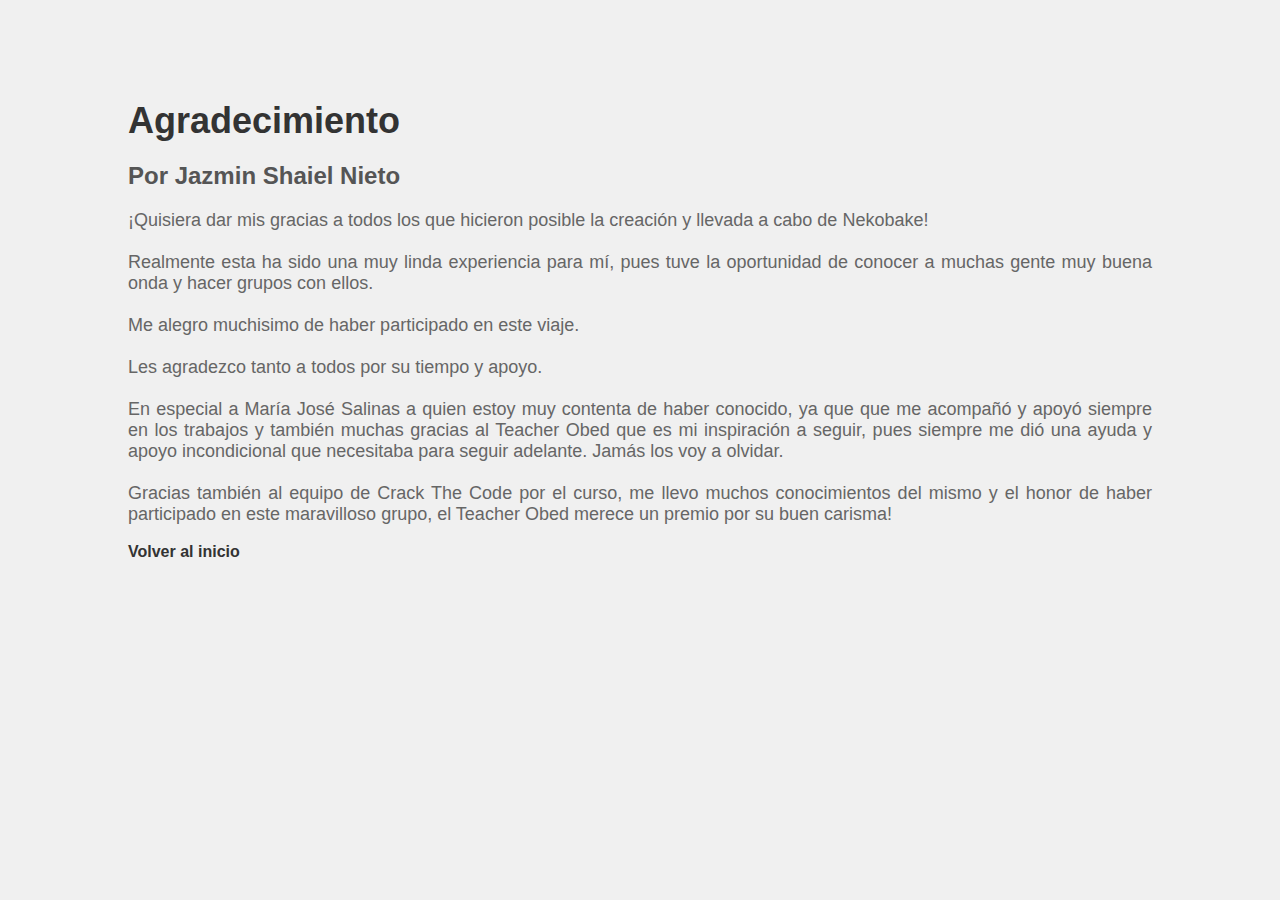
<file: agradecimientos.html>
<!DOCTYPE html>
<html lang="es">
<head>
    <meta charset="UTF-8">
    <meta name="viewport" content="width=device-width, initial-scale=1.0">
    <title>Agradecimiento</title>
    <link rel="stylesheet" href="agradecimientos.css">
    <link rel="shortcut icon" href="./img/favicon.ico" type="image/x-icon">
</head>
<body>
    <div class="container">
        <h1>Agradecimiento</h1>
        <h2>Por Jazmin Shaiel Nieto</h2>
        <p>
            ¡Quisiera dar mis gracias a todos los que hicieron posible la creación y llevada a cabo de Nekobake!
            <br>
            <br>
            Realmente esta ha sido una muy linda experiencia para mí, pues tuve la oportunidad de conocer a muchas gente muy buena onda y hacer grupos con ellos.
            <br>
            <br>
            Me alegro muchisimo de haber participado en este viaje.
            <br>
            <br>
            Les agradezco tanto a todos por su tiempo y apoyo.
            <br>
            <br>
            En especial a María José Salinas a quien estoy muy contenta de haber conocido, ya que que me acompañó y apoyó siempre en los trabajos y también muchas gracias al Teacher Obed que es mi inspiración a seguir, pues siempre me dió una ayuda y apoyo incondicional que necesitaba para seguir adelante. 
            Jamás los voy a olvidar.
            <br>
            <br>
            Gracias también al equipo de Crack The Code por el curso, me llevo muchos conocimientos del mismo y el honor de haber participado en este maravilloso grupo, el Teacher Obed merece un premio por su buen carisma!
        </p>
        <strong><a href="nekobake.html">Volver al inicio</a></strong>
    </div>
</body>
</html>
</file>
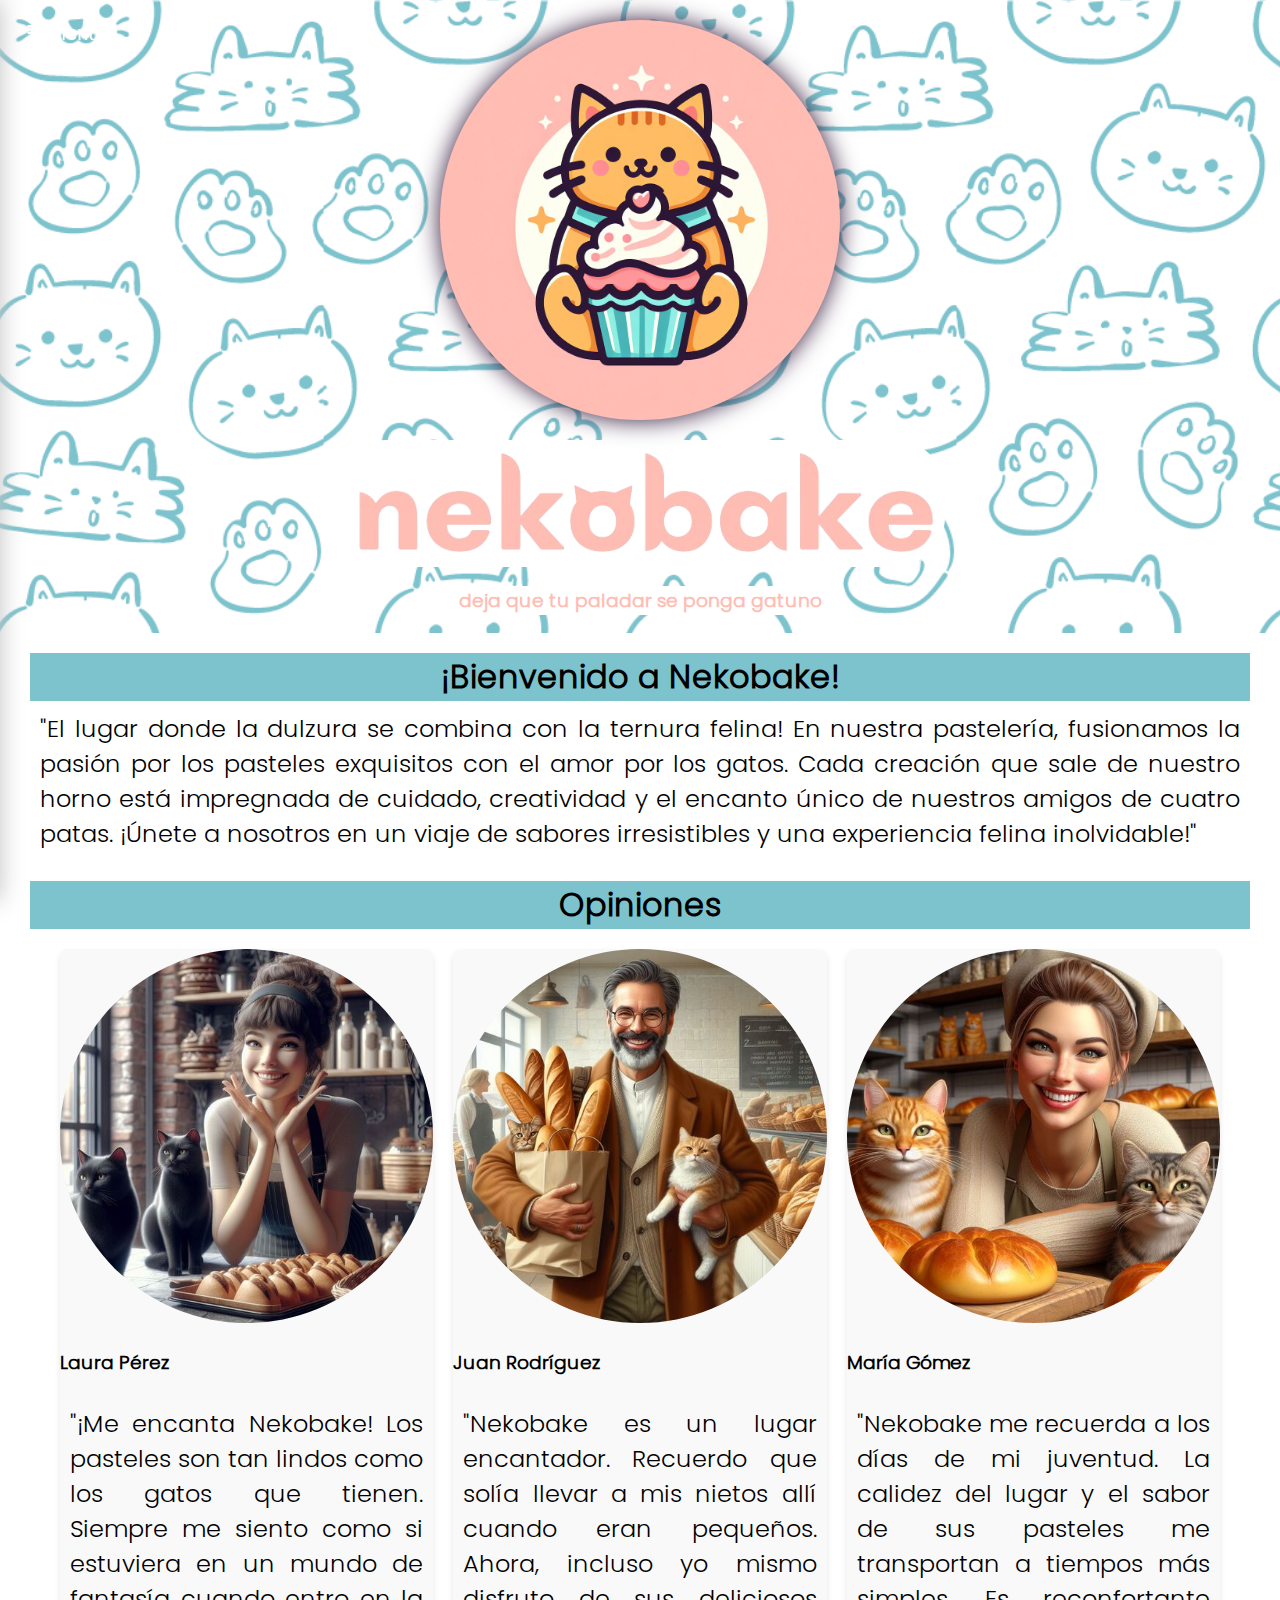
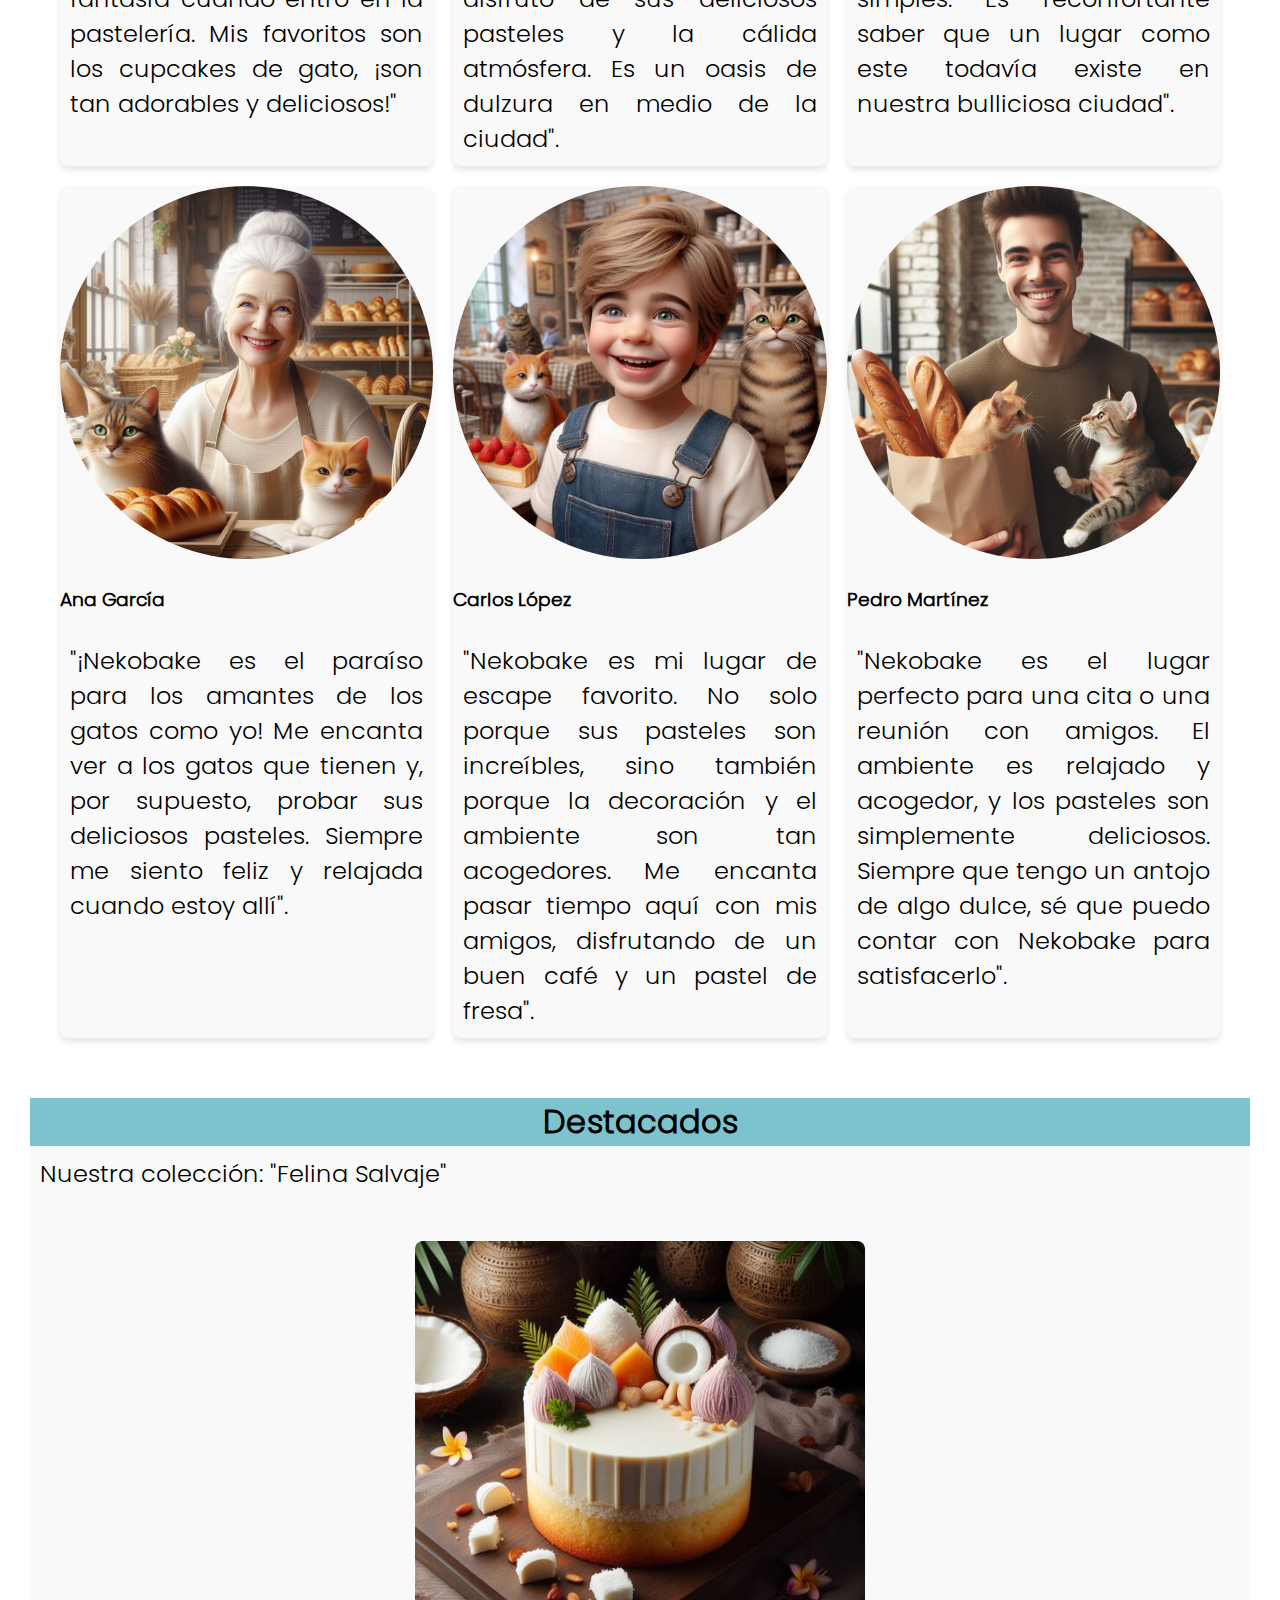
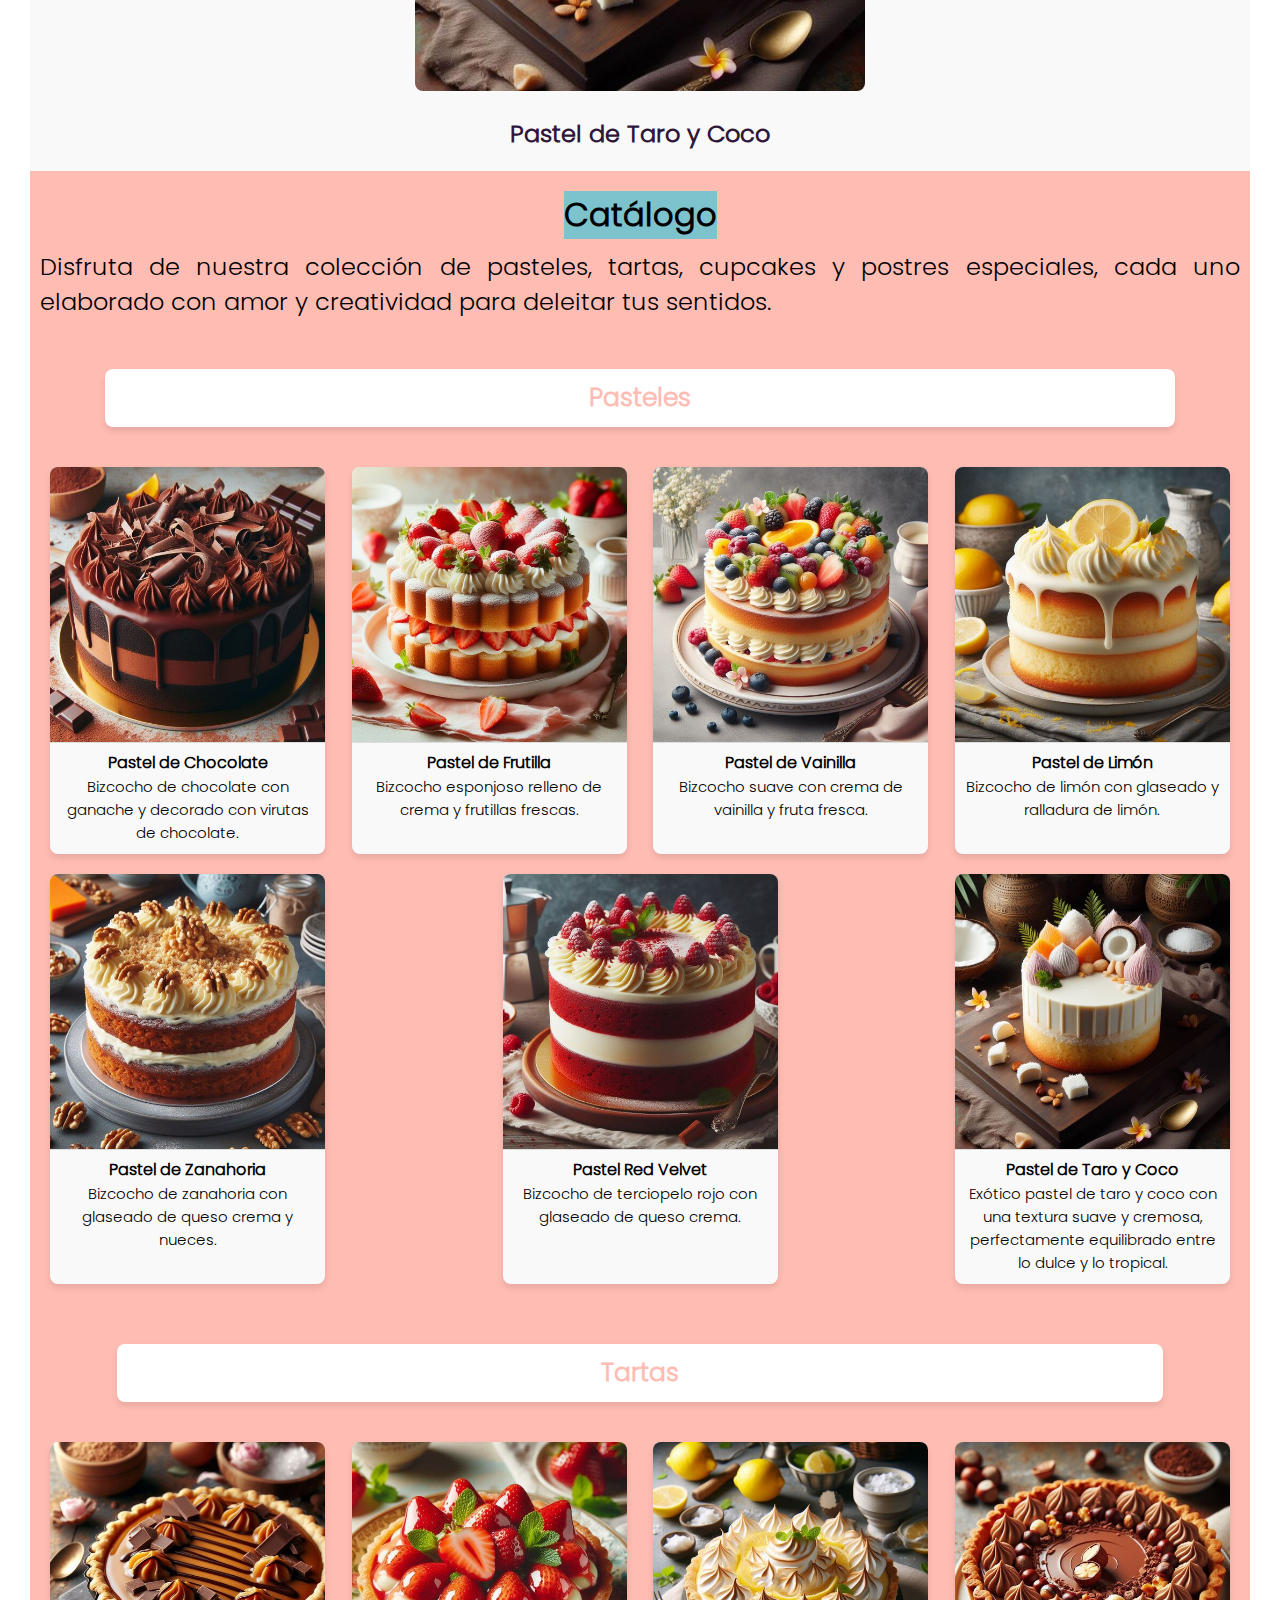
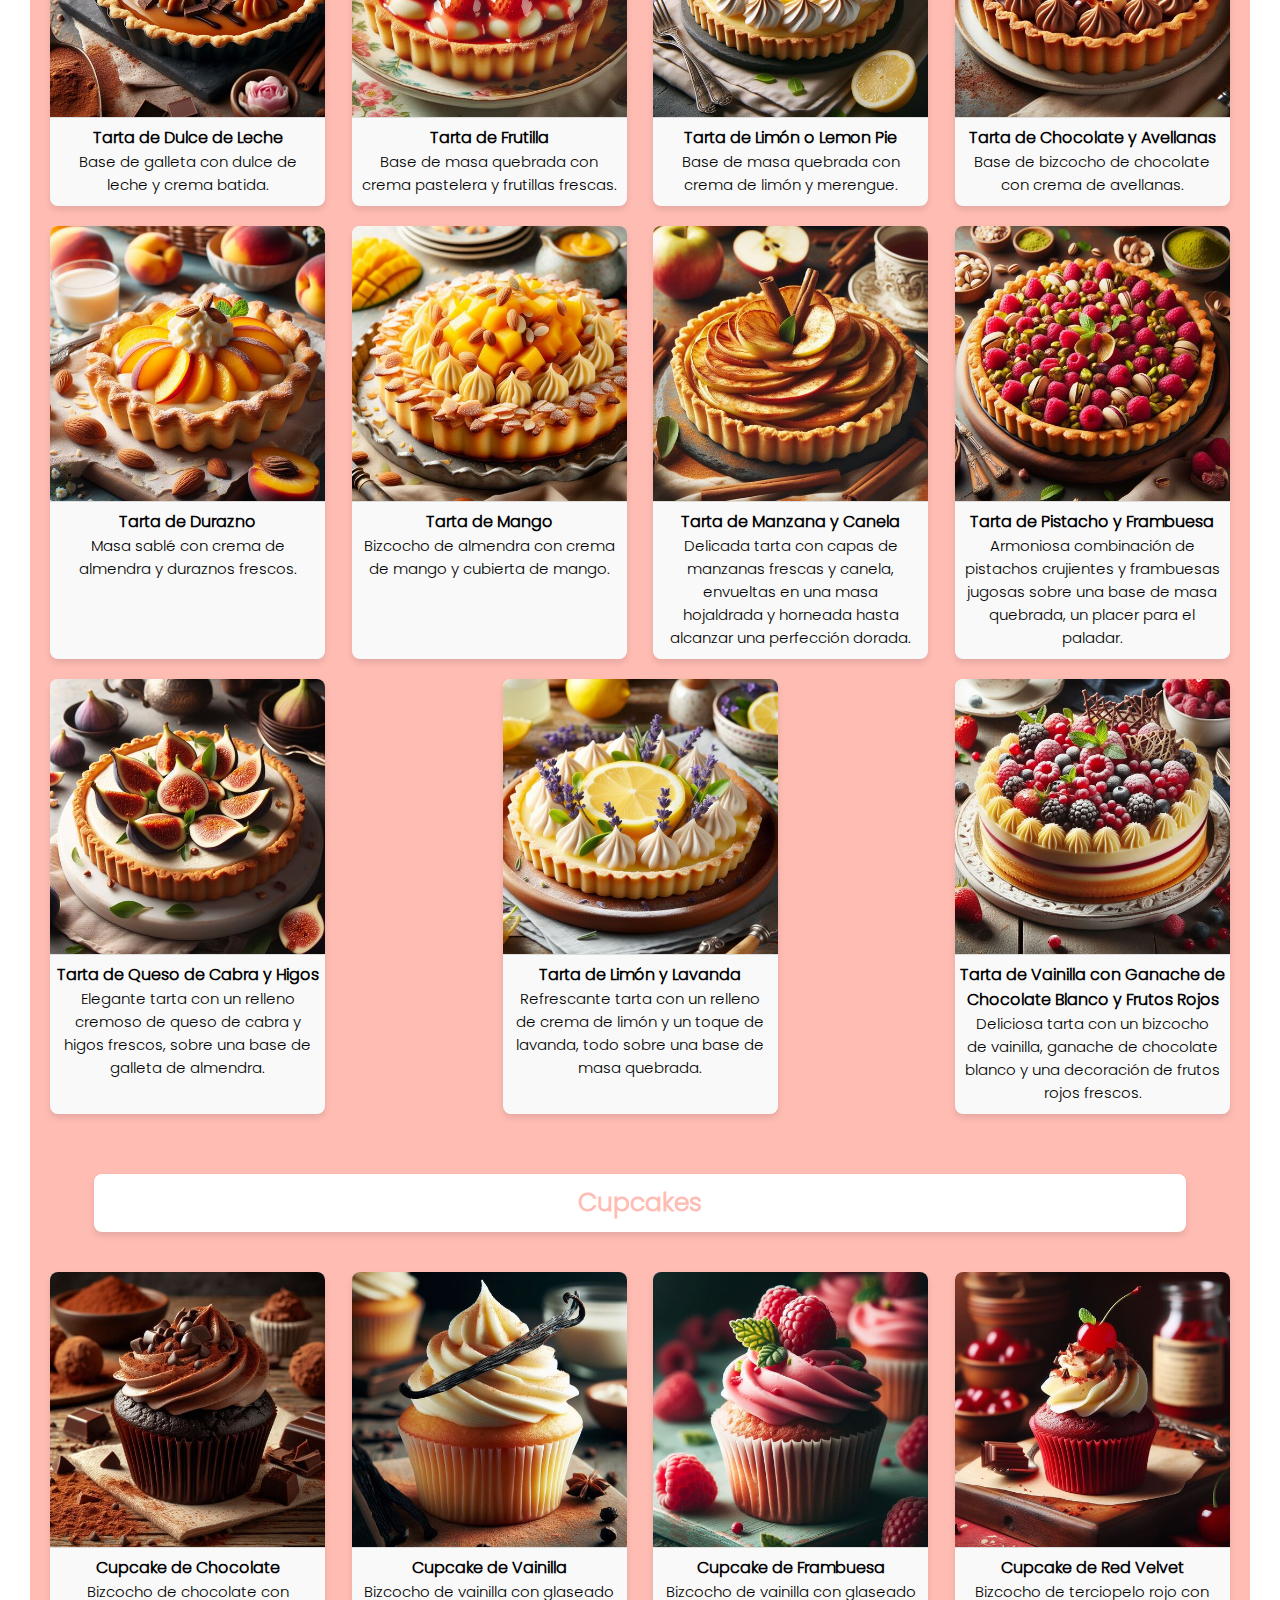
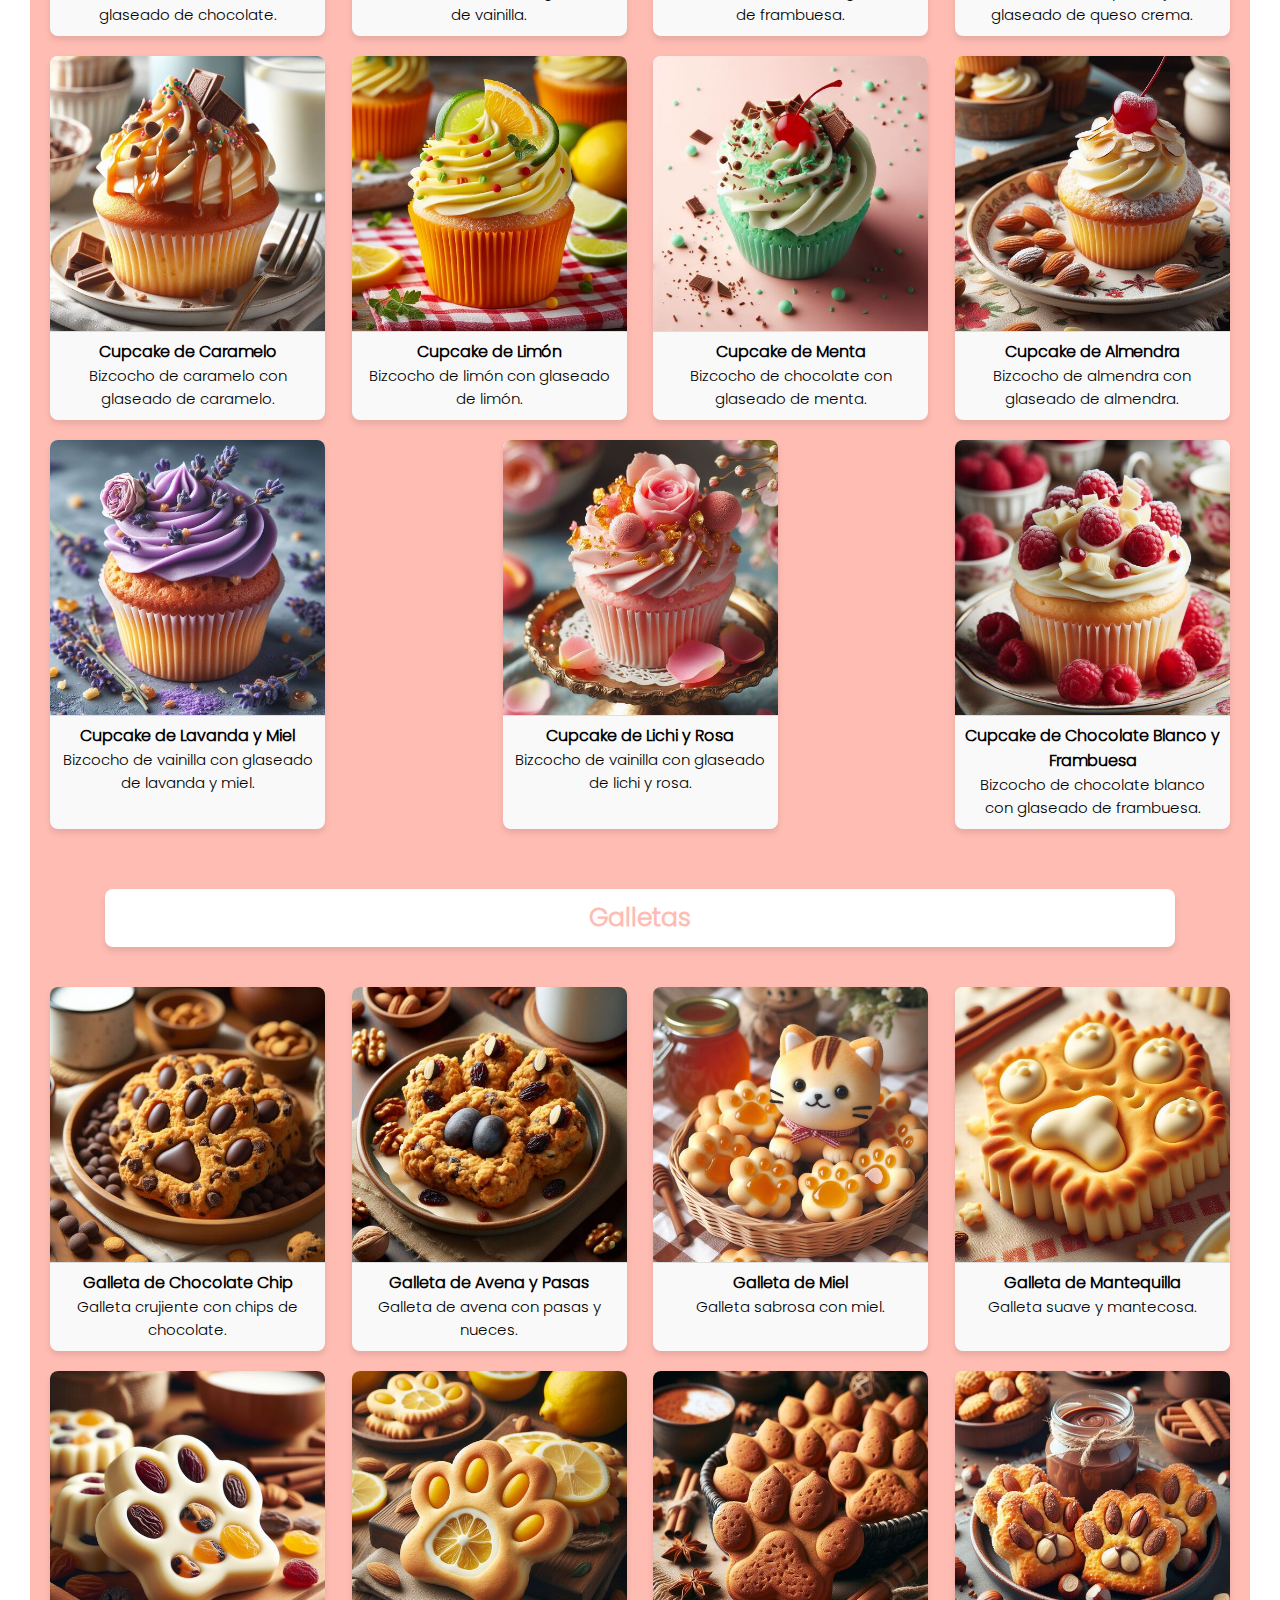
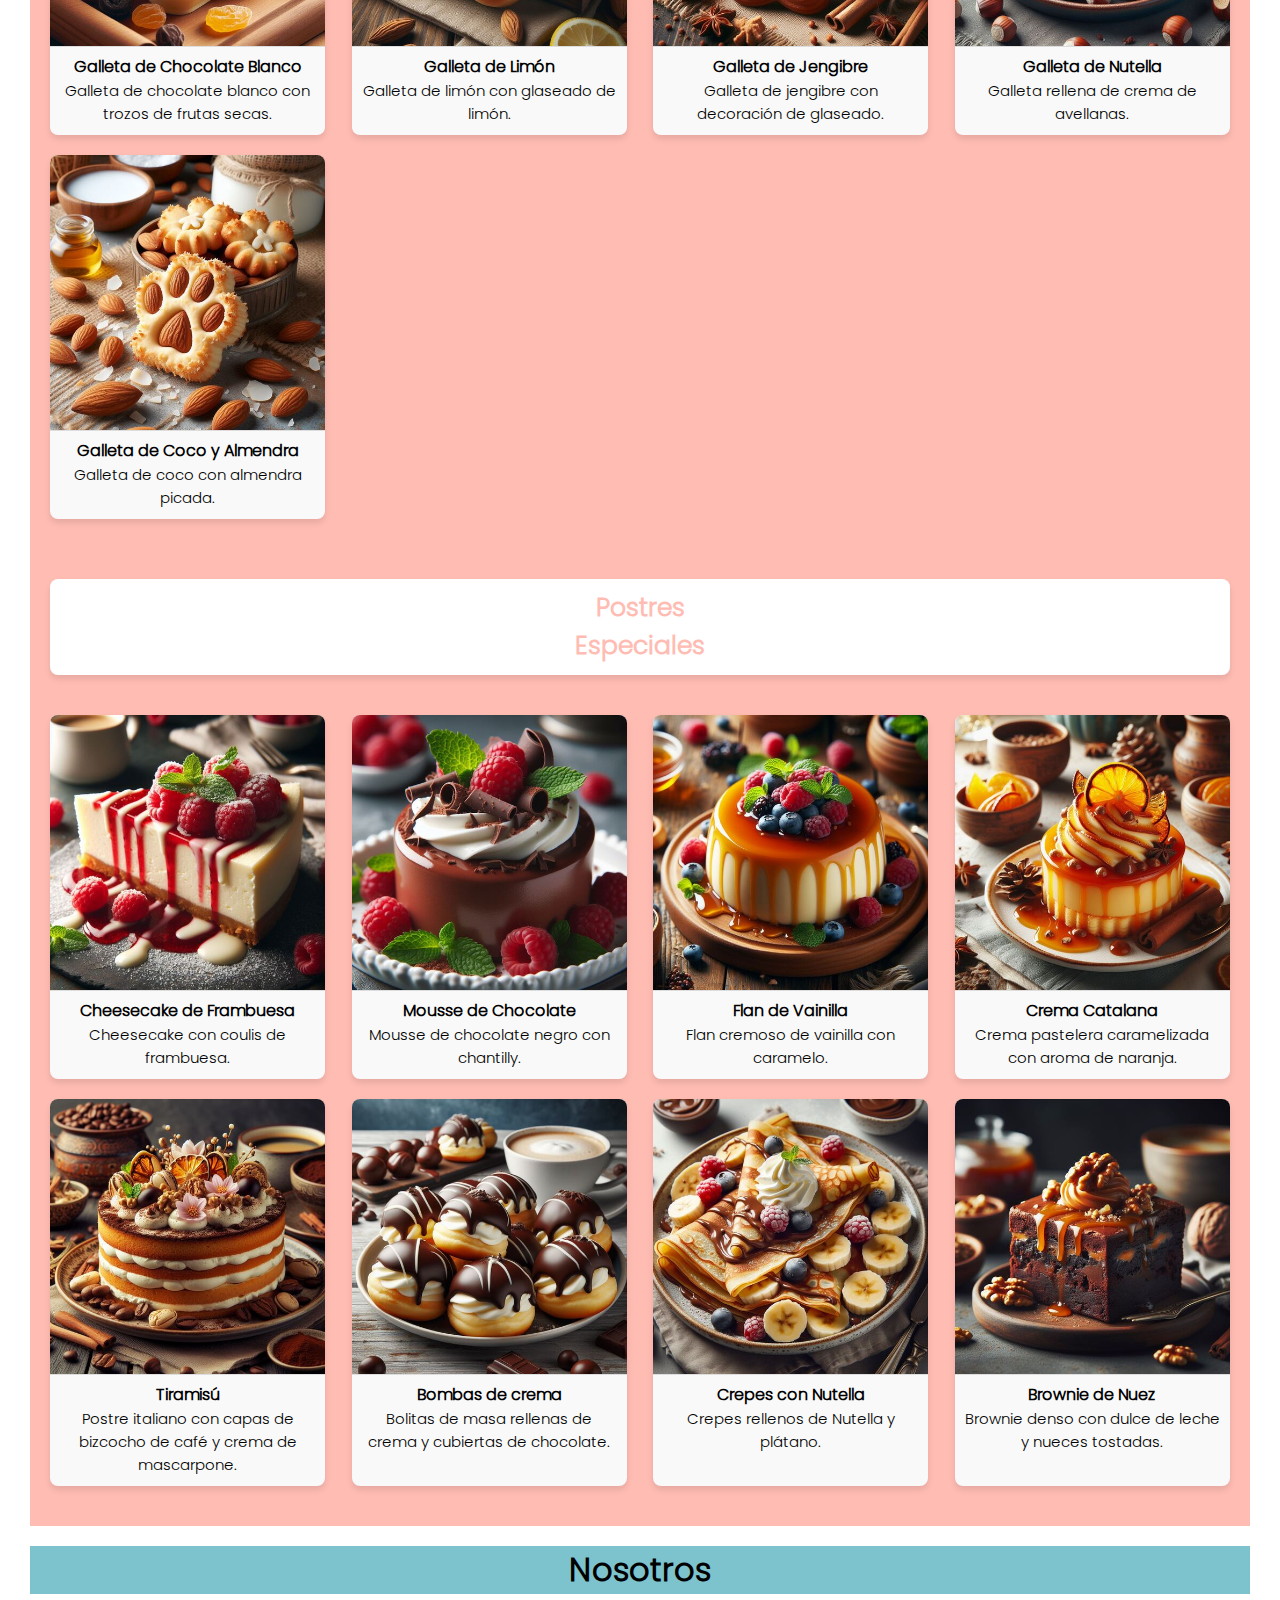
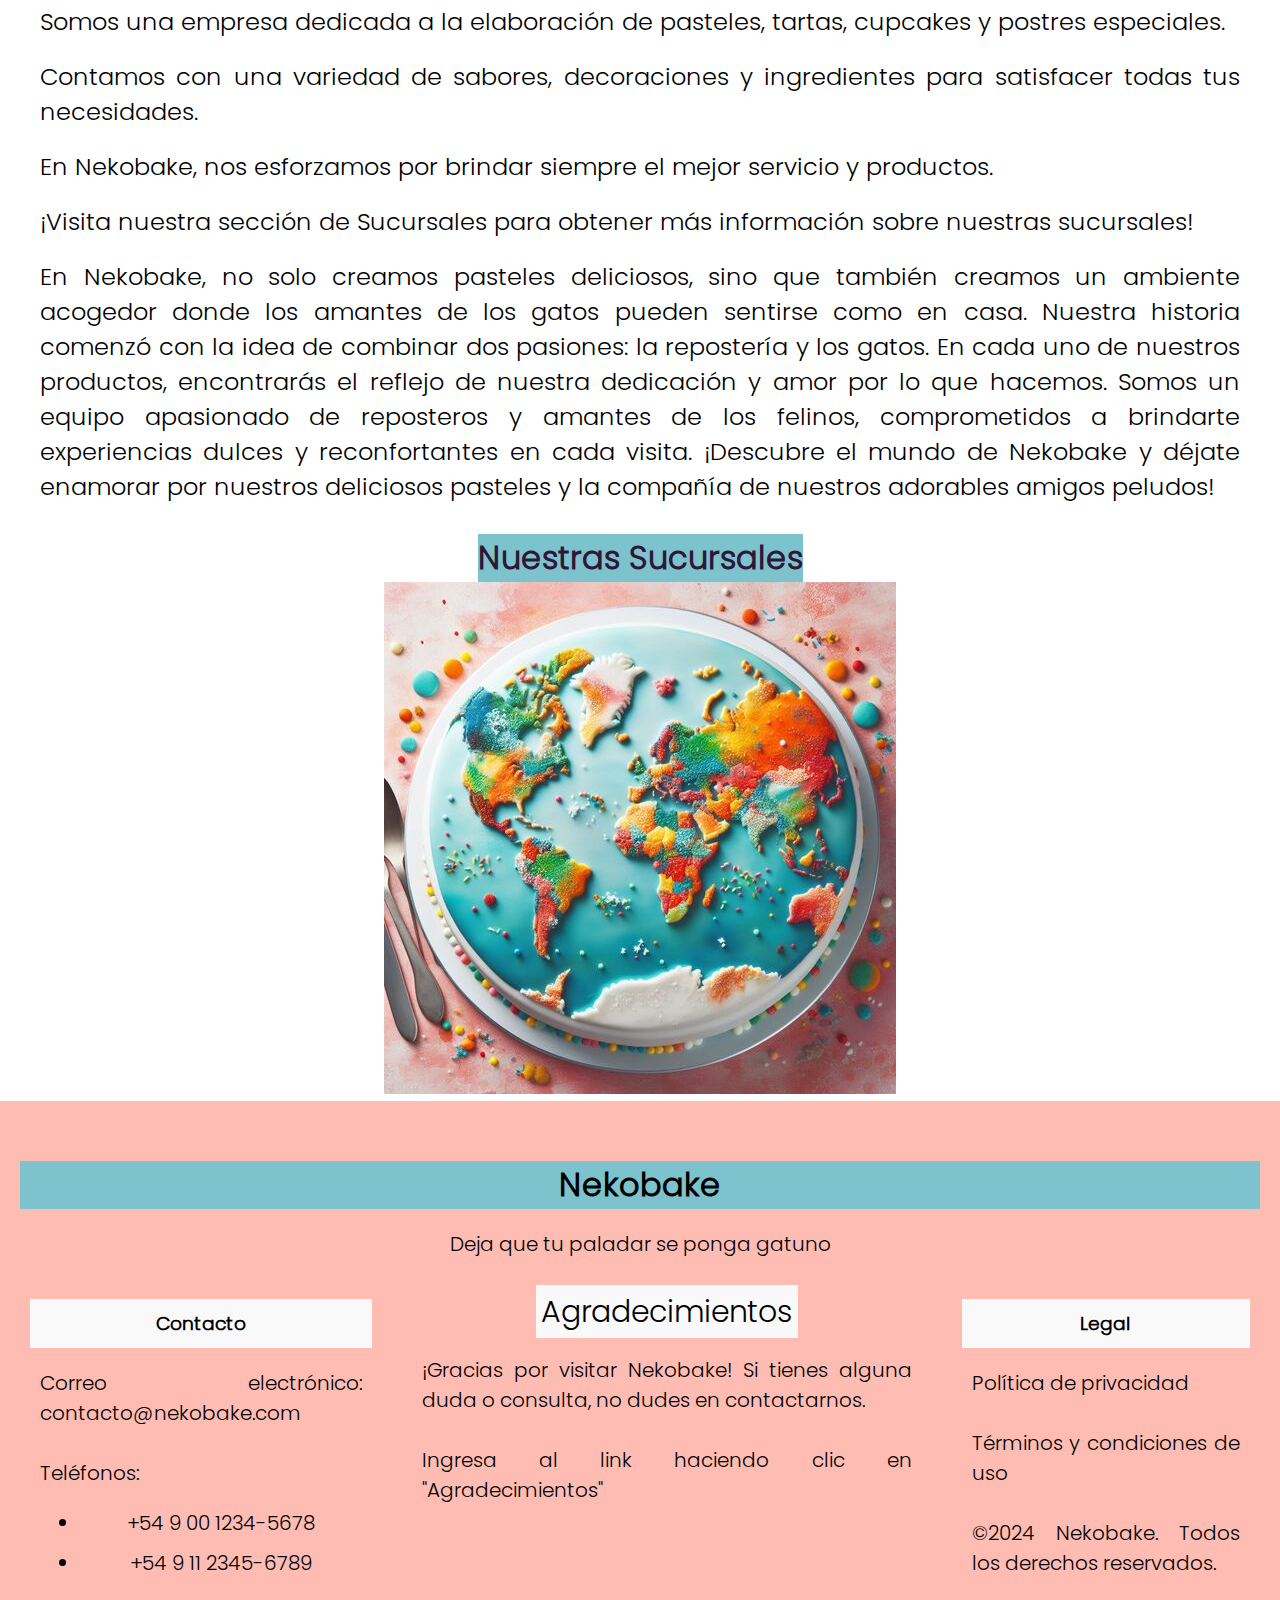
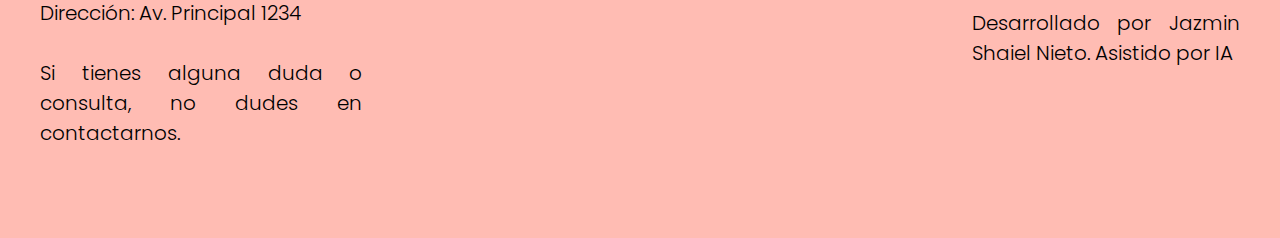
<file: nekobake.html>
<!DOCTYPE html>
<html lang="es">
<head>
    <meta charset="UTF-8">
    <meta name="viewport" content="width=, initial-scale=1.0">
    <meta name="description" content="En Nekobake, fusionamos el arte de la pastelería con la ternura de los gatitos. Déjate seducir por nuestra exquisita variedad de pasteles, tartas, cupcakes y postres especiales, cada bocado es una experiencia única en un ambiente donde los dulces y los ronroneos se mezclan armoniosamente.">
    <title>Nekobake | Pastelería</title>
    <link rel="favicon icon" href="./img/nkbk-logoi.png">
    <link rel="stylesheet" href="styles.css">
</head>
<body>
    <header id="inicio">
        <div class="background">
            <img class="logoi" src="./img/nekobake.jpeg" alt="logo imagen">
            <div><img class="logol" src="./img/nkbk-logol.png" alt="logo letras"></div>
            <h3 class="slogan">deja que tu paladar se ponga gatuno</h3>
        </div>
    </header>
    <nav>
        <button class="menu-toggle" onclick="toggleMenu()">☰ Menú</button>
        <div class="menu" id="menu">
            <ul class="menu-list">
                <li><a href="#bienvenida">Inicio</a></li>
                <li><a href="#opiniones">Opiniones</a></li>
                <li><a href="#destacados">Destacados</a></li>
                <li>
                    <a href="#catalogo">Catálogo</a>
                    <ul id="submenu">
                        <li><a href="#pasteles">Pasteles</a></li>
                        <li><a href="#tartas">Tartas</a></li>
                        <li><a href="#cupcakes">Cupcakes</a></li>
                        <li><a href="#galletas">Galletas</a></li>
                        <li><a href="#postres">Postres</a></li>
                    </ul>
                </li>
                <li><a href="#nosotros">Quiénes somos</a></li>
                <li><a href="#sucursales">Dónde encontrarnos</a></li>
                <li><a href="#gracias">Agradecimientos</a></li>
                <li><a href="#contacto">Contacto</a></li>
            </ul>
        </div>
    </nav>
    <main>
        <section id="bienvenida">
            <h2>¡Bienvenido a Nekobake!</h2>
            <p>
                "El lugar donde la dulzura se combina con la ternura felina! En nuestra pastelería, fusionamos la pasión por los pasteles exquisitos con el amor por los gatos. Cada creación que sale de nuestro horno está impregnada de cuidado, creatividad y el encanto único de nuestros amigos de cuatro patas. ¡Únete a nosotros en un viaje de sabores irresistibles y una experiencia felina inolvidable!"
            </p>
        </section>
        <section id="opiniones">
            <h2>Opiniones</h2>
            <div class="reviews-container">
                <div class="review-card">
                  <img src="./img/lauraperez.png" alt="Imagen Laura Perez">
                  <div class="review-details">
                    <h3>Laura Pérez</h3>
                    <p>"¡Me encanta Nekobake! Los pasteles son tan lindos como los gatos que tienen. Siempre me siento como si estuviera en un mundo de fantasía cuando entro en la pastelería. Mis favoritos son los cupcakes de gato, ¡son tan adorables y deliciosos!"</p>
                  </div>
                </div>
                <div class="review-card">
                  <img src="./img/juanrodriguez.png" alt="Imagen Juan Rodríguez">
                  <div class="review-details">
                    <h3>Juan Rodríguez</h3>
                    <p>"Nekobake es un lugar encantador. Recuerdo que solía llevar a mis nietos allí cuando eran pequeños. Ahora, incluso yo mismo disfruto de sus deliciosos pasteles y la cálida atmósfera. Es un oasis de dulzura en medio de la ciudad".</p>
                  </div>
                </div>
                <div class="review-card">
                  <img src="./img/mariagomez.png" alt="Imagen Maria Gómez">
                  <div class="review-details">
                    <h3>María Gómez</h3>
                    <p>"Nekobake me recuerda a los días de mi juventud. La calidez del lugar y el sabor de sus pasteles me transportan a tiempos más simples. Es reconfortante saber que un lugar como este todavía existe en nuestra bulliciosa ciudad".</p>
            
                  </div>
                </div>
                <div class="review-card">
                  <img src="./img/anagarcia.png" alt="Imagen Ana García">
                  <div class="review-details">
                    <h3>Ana García</h3>
                    <p>"¡Nekobake es el paraíso para los amantes de los gatos como yo! Me encanta ver a los gatos que tienen y, por supuesto, probar sus deliciosos pasteles. Siempre me siento feliz y relajada cuando estoy allí".</p>
                  </div>
                </div>
                <div class="review-card">
                  <img src="./img/carloslopez.png" alt="Imagen Carlos Lopez">
                  <div class="review-details">
                    <h3>Carlos López</h3>
                    <p>"Nekobake es mi lugar de escape favorito. No solo porque sus pasteles son increíbles, sino también porque la decoración y el ambiente son tan acogedores. Me encanta pasar tiempo aquí con mis amigos, disfrutando de un buen café y un pastel de fresa".</p>
                  </div>
                </div>
                <div class="review-card">
                  <img src="./img/pedromartinez.png" alt="Imagen Pedro Martínez">
                  <div class="review-details">
                    <h3>Pedro Martínez</h3>
                    <p>"Nekobake es el lugar perfecto para una cita o una reunión con amigos. El ambiente es relajado y acogedor, y los pasteles son simplemente deliciosos. Siempre que tengo un antojo de algo dulce, sé que puedo contar con Nekobake para satisfacerlo".</p>
                  </div>
                </div>
              </div>
        </section>
        <section id="destacados">
            <h2>Destacados</h2>
            <p>Nuestra colección: "Felina Salvaje"<p>
            <div class="carousel-container">
                <div class="carousel">
                  <div class="carousel-item">
                    <a href="#taroycoco">
                        <img class="img" src="./img/p-taroycoco.png" alt="Pastel de taro y coco">
                        <h3>Pastel de Taro y Coco</h3>
                    </a>
                  </div>
                  <div class="carousel-item">
                    <a href="#zanahoria">
                        <img class="img" src="./img/p-zanahoria.png" alt="Pastel de zanahoria">
                        <h3>Pastel de Zanahoria</h3>
                    </a>
                  </div>
                  <div class="carousel-item">
                    <a href="#pistacho">
                        <img class="img" src="./img/t-pyf.png" alt="Tarta de Pistacho">
                        <h3>Tarta de Pistacho</h3>
                    </a>
                  </div>
                  <div class="carousel-item">
                    <a href="#higo">
                        <img class="img" src="./img/t-higo.png" alt="Tarta de queso">
                        <h3>Tarta de Higo</h3>
                    </a>
                  </div>
                  <div class="carousel-item">
                    <a href="#lavanda">
                        <img class="img" src="./img/c-lavymiel.png" alt="Cupcake de lavanda">
                        <h3>Cupcake de Lavanda y Miel</h3>
                    </a>
                  </div>
                  <div class="carousel-item">
                    <a href="#rosa">
                        <img class="img" src="./img/c-lichiyrosa.png" alt="Cupcake de rosa">
                        <h3>Cupcake de Lichi y Rosa</h3>
                    </a>
                  </div>
                </div>
              </div>
        </section>
        <section id="catalogo">
            <h2>Catálogo</h2>
            <p>Disfruta de nuestra colección de pasteles, tartas, cupcakes y postres especiales, cada uno elaborado con amor y
                creatividad para deleitar tus sentidos.</p>
            <div class="catalog">
                <h2 id="pasteles">Pasteles</h2>
                <div class="category">
                    <div class="card">
                        <img class="img" src="./img/p-chocolate.png" alt="Pastel de chocolate">
                        <h4>Pastel de Chocolate</h4>
                        <p>Bizcocho de chocolate con ganache y decorado con virutas de chocolate.</p>
                    </div>
                    <div class="card">
                        <img class="img" src="./img/p-frutilla.png" alt="Pastel de frutilla">
                        <h4>Pastel de Frutilla</h4>
                        <p>Bizcocho esponjoso relleno de crema y frutillas frescas.</p>
                    </div>
                    <div class="card">
                        <img class="img" src="./img/p-vainilla.png" alt="Pastel de vainilla">
                        <h4>Pastel de Vainilla</h4>
                        <p>Bizcocho suave con crema de vainilla y fruta fresca.</p>
                    </div>
                    <div class="card">
                        <img class="img" src="./img/p-limon.png" alt="Pastel de limón">
                        <h4>Pastel de Limón</h4>
                        <p>Bizcocho de limón con glaseado y ralladura de limón.</p>
                    </div>
                    <div class="card" id="zanahoria">
                        <img class="img" src="./img/p-zanahoria.png" alt="Pastel de zanahoria">
                        <h4>Pastel de Zanahoria</h4>
                        <p>Bizcocho de zanahoria con glaseado de queso crema y nueces.</p>
                    </div>
                    <div class="card">
                        <img class="img" src="./img/p-redvelvet.png" alt="Pastel red velvet">
                        <h4>Pastel Red Velvet</h4>
                        <p>Bizcocho de terciopelo rojo con glaseado de queso crema.</p>
                    </div>
                    <div class="card" id="taroycoco">
                        <img class="img" src="./img/p-taroycoco.png" alt="Pastel de taro">
                        <h4>Pastel de Taro y Coco</h4>
                        <p>Exótico pastel de taro y coco con una textura suave y cremosa, perfectamente equilibrado entre lo
                            dulce y lo tropical.</p>
                    </div>
                </div>
                <h2 id="tartas">Tartas</h2>
                <div class="category">
                    <div class="card">
                        <img class="img" src="./img/t-ddl.png" alt="Tarta de dulce de leche">
                        <h4>Tarta de Dulce de Leche</h4>
                        <p>Base de galleta con dulce de leche y crema batida.</p>
                    </div>
                    <div class="card">
                        <img class="img" src="./img/t-frutilla.png" alt="Tarta de frutilla">
                        <h4>Tarta de Frutilla</h4>
                        <p>Base de masa quebrada con crema pastelera y frutillas frescas.</p>
                    </div>
                    <div class="card">
                        <img class="img" src="./img/t-limon.png" alt="Tarta de limón">
                        <h4>Tarta de Limón o Lemon Pie</h4>
                        <p>Base de masa quebrada con crema de limón y merengue.</p>
                    </div>
                    <div class="card">
                        <img class="img" src="./img/t-avellana.png" alt="Tarta de chocolate">
                        <h4>Tarta de Chocolate y Avellanas</h4>
                        <p>Base de bizcocho de chocolate con crema de avellanas.</p>
                    </div>
                    <div class="card">
                        <img class="img" src="./img/t-durazno.png" alt="Tarta de durazno">
                        <h4>Tarta de Durazno</h4>
                        <p>Masa sablé con crema de almendra y duraznos frescos.</p>
                    </div>
                    <div class="card">
                        <img class="img" src="./img/t-mango.png" alt="Tarta de mango">
                        <h4>Tarta de Mango</h4>
                        <p>Bizcocho de almendra con crema de mango y cubierta de mango.</p>
                    </div>
                    <div class="card">
                        <img class="img" src="./img/t-manzana.png" alt="Tarta de manzana">
                        <h4>Tarta de Manzana y Canela</h4>
                        <p>Delicada tarta con capas de manzanas frescas y canela, envueltas en una masa hojaldrada y horneada
                            hasta alcanzar una perfección dorada.</p>
                    </div>
                    <div class="card" id="pistacho">
                        <img class="img" src="./img/t-pyf.png" alt="Tarta de pistacho">
                        <h4>Tarta de Pistacho y Frambuesa</h4>
                        <p>Armoniosa combinación de pistachos crujientes y frambuesas jugosas sobre una base de masa quebrada,
                            un placer para el paladar.</p>
                    </div>
                    <div class="card" id="higo">
                        <img class="img" src="./img/t-higo.png" alt="Tarta de queso">
                        <h4>Tarta de Queso de Cabra y Higos</h4>
                        <p>Elegante tarta con un relleno cremoso de queso de cabra y higos frescos, sobre una base de galleta de
                            almendra.</p>
                    </div>
                    <div class="card">
                        <img class="img" src="./img/t-limonylav.png" alt="Tarta de limón">
                        <h4>Tarta de Limón y Lavanda</h4>
                        <p>Refrescante tarta con un relleno de crema de limón y un toque de lavanda, todo sobre una base de masa
                            quebrada.</p>
                    </div>
                    <div class="card">
                        <img class="img" src="./img/t-frutosrojos.png" alt="Tarta de vainilla">
                        <h4>Tarta de Vainilla con Ganache de Chocolate Blanco y Frutos Rojos</h4>
                        <p>Deliciosa tarta con un bizcocho de vainilla, ganache de chocolate blanco y una decoración de frutos
                            rojos frescos.</p>
                    </div>
                </div>
                <h2 id="cupcakes">Cupcakes</h2>
                <div class="category">
                    <div class="card">
                        <img class="img" src="./img/c-chocolate.png" alt="Cupcake de chocolate">
                        <h4>Cupcake de Chocolate</h4>
                        <p>Bizcocho de chocolate con glaseado de chocolate.</p>
                    </div>
                    <div class="card">
                        <img class="img" src="./img/c-vainilla.png" alt="Cupcake de vainilla">
                        <h4>Cupcake de Vainilla</h4>
                        <p>Bizcocho de vainilla con glaseado de vainilla.</p>
                    </div>
                    <div class="card">
                        <img class="img" src="./img/c-frambuesa.png" alt="Cupcake de frambuesa">
                        <h4>Cupcake de Frambuesa</h4>
                        <p>Bizcocho de vainilla con glaseado de frambuesa.</p>
                    </div>
                    <div class="card">
                        <img class="img" src="./img/c-redvelvet.png" alt="Cupcake de red velvet">
                        <h4>Cupcake de Red Velvet</h4>
                        <p>Bizcocho de terciopelo rojo con glaseado de queso crema.</p>
                    </div>
                    <div class="card">
                        <img class="img" src="./img/c-caramelo.png" alt="Cupcake de caramelo">
                        <h4>Cupcake de Caramelo</h4>
                        <p>Bizcocho de caramelo con glaseado de caramelo.</p>
                    </div>
                    <div class="card">
                        <img class="img" src="./img/c-limon.png" alt="Cupcake de limón">
                        <h4>Cupcake de Limón</h4>
                        <p>Bizcocho de limón con glaseado de limón.</p>
                    </div>
                    <div class="card">
                        <img class="img" src="./img/c-menta.png" alt="Cupcake de menta">
                        <h4>Cupcake de Menta</h4>
                        <p>Bizcocho de chocolate con glaseado de menta.</p>
                    </div>
                    <div class="card">
                        <img class="img" src="./img/c-almendra.png" alt="Cupcake de almendra">
                        <h4>Cupcake de Almendra</h4>
                        <p>Bizcocho de almendra con glaseado de almendra.</p>
                    </div>
                    <div class="card" id="lavanda">
                        <img class="img" src="./img/c-lavymiel.png" alt="Cupcake de lavanda y miel">
                        <h4>Cupcake de Lavanda y Miel</h4>
                        <p>Bizcocho de vainilla con glaseado de lavanda y miel.</p>
                    </div>
                    <div class="card" id="rosa">
                        <img class="img" src="./img/c-lichiyrosa.png" alt="Cupcake de lichi y rosa">
                        <h4>Cupcake de Lichi y Rosa</h4>
                        <p>Bizcocho de vainilla con glaseado de lichi y rosa.</p>
                    </div>
                    <div class="card">
                        <img class="img" src="./img/c-chocolatebyfram.png" alt="Cupcake de chocolate blanco y frambuesa">
                        <h4>Cupcake de Chocolate Blanco y Frambuesa</h4>
                        <p>Bizcocho de chocolate blanco con glaseado de frambuesa.</p>
                    </div>
                </div>
                <h2 id="galletas">Galletas</h2>
                <div class="category">
                    <div class="card">
                        <img class="img" src="./img/g-chips.png" alt="Galleta de chocolate chip">
                        <h4>Galleta de Chocolate Chip</h4>
                        <p>Galleta crujiente con chips de chocolate.</p>
                    </div>
                    <div class="card">
                        <img class="img" src="./img/g-avena.png" alt="Galleta de avena y pasas">
                        <h4>Galleta de Avena y Pasas</h4>
                        <p>Galleta de avena con pasas y nueces.</p>
                    </div>
                    <div class="card">
                        <img class="img" src="./img/g-miel.png" alt="Galleta de miel">
                        <h4>Galleta de Miel</h4>
                        <p>Galleta sabrosa con miel.</p>
                    </div>
                    <div class="card">
                        <img class="img" src="./img/g-manteca.png" alt="Galleta de mantequilla">
                        <h4>Galleta de Mantequilla</h4>
                        <p>Galleta suave y mantecosa.</p>
                    </div>
                    <div class="card">
                        <img class="img" src="./img/g-frutos.png" alt="Galleta de chocolate blanco">
                        <h4>Galleta de Chocolate Blanco</h4>
                        <p>Galleta de chocolate blanco con trozos de frutas secas.</p>
                    </div>
                    <div class="card">
                        <img class="img" src="./img/g-limon.png" alt="Galleta de limón">
                        <h4>Galleta de Limón</h4>
                        <p>Galleta de limón con glaseado de limón.</p>
                    </div>
                    <div class="card">
                        <img class="img" src="./img/g-jengibre.png" alt="Galleta de jengibre">
                        <h4>Galleta de Jengibre</h4>
                        <p>Galleta de jengibre con decoración de glaseado.</p>
                    </div>
                    <div class="card">
                        <img class="img" src="./img/g-avellanas.png" alt="Galleta de nutella">
                        <h4>Galleta de Nutella</h4>
                        <p>Galleta rellena de crema de avellanas.</p>
                    </div>
                    <div class="card">
                        <img class="img" src="./img/g-almendra.png" alt="Galleta de coco">
                        <h4>Galleta de Coco y Almendra</h4>
                        <p>Galleta de coco con almendra picada.</p>
                    </div>
                </div>
                <h2 id="postres">Postres Especiales</h2>
                <div class="category">
                    <div class="card">
                        <img class="img" src="./img/chessecake.png" alt="Cheesecake de frambuesa">
                        <h4>Cheesecake de Frambuesa</h4>
                        <p>Cheesecake con coulis de frambuesa.</p>
                    </div>
                    <div class="card">
                        <img class="img" src="./img/mousse.png" alt="Mousse de chocolate">
                        <h4>Mousse de Chocolate</h4>
                        <p>Mousse de chocolate negro con chantilly.</p>
                    </div>
                    <div class="card">
                        <img class="img" src="./img/flan.png" alt="Flan">
                        <h4>Flan de Vainilla</h4>
                        <p>Flan cremoso de vainilla con caramelo.</p>
                    </div>
                    <div class="card">
                        <img class="img" src="./img/catalana.png" alt="Crema Catalana">
                        <h4>Crema Catalana</h4>
                        <p>Crema pastelera caramelizada con aroma de naranja.</p>
                    </div>
                    <div class="card">
                        <img class="img" src="./img/tiramisu.png" alt="Tiramisú">
                        <h4>Tiramisú</h4>
                        <p>Postre italiano con capas de bizcocho de café y crema de mascarpone.</p>
                    </div>
                    <div class="card">
                        <img class="img" src="./img/bombasdecrema.png" alt="Bombas de crema">
                        <h4>Bombas de crema</h4>
                        <p>Bolitas de masa rellenas de crema y cubiertas de chocolate.</p>
                    </div>
                    <div class="card">
                        <img class="img" src="./img/crepes.png" alt="Crepes con nutella">
                        <h4>Crepes con Nutella</h4>
                        <p>Crepes rellenos de Nutella y plátano.</p>
                    </div>
                    <div class="card">
                        <img class="img" src="./img/brownie.png" alt="Brownie de Nuez">
                        <h4>Brownie de Nuez</h4>
                        <p>Brownie denso con dulce de leche y nueces tostadas.</p>
                    </div>
                </div>
            </div>
        </section>
        <section id="nosotros">
            <h2>Nosotros</h2>
            <p>Somos una empresa dedicada a la elaboración de pasteles, tartas, cupcakes y postres especiales.</p>
            <p>Contamos con una variedad de sabores, decoraciones y ingredientes para satisfacer todas tus necesidades.</p>
            <p>En Nekobake, nos esforzamos por brindar siempre el mejor servicio y productos.</p>
            <p>¡Visita nuestra sección de Sucursales para obtener más información sobre nuestras sucursales!</p>
            <p>En Nekobake, no solo creamos pasteles deliciosos, sino que también creamos un ambiente acogedor donde los amantes de los gatos pueden sentirse como en casa. Nuestra historia comenzó con la idea de combinar dos pasiones: la repostería y los gatos. En cada uno de nuestros productos, encontrarás el reflejo de nuestra dedicación y amor por lo que hacemos. Somos un equipo apasionado de reposteros y amantes de los felinos, comprometidos a brindarte experiencias dulces y reconfortantes en cada visita. ¡Descubre el mundo de Nekobake y déjate enamorar por nuestros deliciosos pasteles y la compañía de nuestros adorables amigos peludos!</p>
        </section>

        <section id="sucursales">
            <h2>Nuestras Sucursales</h2>
            <div class="image-container">
                <img class="img" src="./img/mapa.png" alt="Sucursales">
                <div class="texto-encima">
                    <div class="sucursales">
                        <div class="sucursal">
                            <h3>Sucursal 1</h3>
                            <p>Dirección: Av. Principal 1234</p>
                            <p>Teléfonos: +54 9 00 1234-5678</p>
                        </div>
                        <div class="sucursal">
                            <h3>Sucursal 2</h3>
                            <p>Dirección: Av. Principal 5678</p>
                            <p>Teléfonos: +54 9 11 2345-6789</p>
                        </div>
                    </div>
                </div>
            </div>
        </section>
    </main>
    <footer>
        <div>
            <h2>Nekobake</h2>
            <p id="sloganfinal">Deja que tu paladar se ponga gatuno</p>
        </div>
        <div class="footer-container">
          <div>
            <h3 id="contacto">Contacto</h3>
            <p>Correo electrónico: contacto@nekobake.com</p>
            <p>Teléfonos:</p>
            <ul>
              <li>+54 9 00 1234-5678</li>
              <li>+54 9 11 2345-6789</li>
            </ul>
            <p>Dirección: Av. Principal 1234</p>
            <p>Si tienes alguna duda o consulta, no dudes en contactarnos.</p>
          </div>
          <div>
            <a href="agradecimientos.html">Agradecimientos</a>
            <p>¡Gracias por visitar Nekobake! Si tienes alguna duda o consulta, no dudes en contactarnos.</p>
            <p>Ingresa al link haciendo clic en "Agradecimientos"</p>
          </div>
          <div>
            <h3>Legal</h3>
            <p> Política de privacidad</p>
            <p>Términos y condiciones de uso</p>
            <p>©2024 Nekobake. Todos los derechos reservados.</p>
            <p>Desarrollado por Jazmin Shaiel Nieto. Asistido por IA</p>
          </div>
        </div>
      </footer>
    <script src="script.js"></script>
</body>
</html>
</file>
<file: agradecimientos.css>
body {
    margin: 0;
    padding: 0;
    font-family: Arial, sans-serif;
    background-color: #f0f0f0;
    overflow: hidden;
}

.container {
    width: 80%;
    margin: 100px auto; /* Centra el contenedor verticalmente y lo coloca en el centro horizontalmente */
    text-align: justify; /* Centra el texto dentro del contenedor */
}

h1 {
    color: #333;
    font-size: 36px;
    margin-bottom: 20px;
}

h2 {
    color: #555;
}

p {
    color: #666;
    font-size: 18px;
}

a{
    text-decoration: none;
    color: #333;
}
</file>
<file: styles.css>
@font-face{
    font-family: 'poppins';
    src: url(./fonts/poppins.ttf);
}

body {
    margin: 0;
    font-family: 'poppins';
    background-color:#FFFFFF;
}

.background {
  background-image: url("./img/nkbk-fondop.png");
  background-repeat: repeat repeat;
  background-size: contain;
  background-position: center;
  height: 100%;
  display: flex;
  flex-direction: column;
  justify-content: center;
  align-items: center;
  animation: fadeInBackground 1s ease; /* Animación de aparición gradual */
}

@keyframes fadeInBackground {
  from {
      opacity: 0;
  }
  to {
      opacity: 1;
  }
}

.logoi{
    margin-top: 20px;
    margin: 20px;
    width: 400px;
    border-radius: 50%;
    filter: drop-shadow(0 0 0.75rem #2F1739);
}

.logol{
    width: 600px;
    margin-top: 10px;
    margin-bottom: 8px;
}

.background div{
    padding: 0px 0px 0px 9px;
    background-color: #FFFFFF;
    border-radius: 50px;
    
}

.slogan{
    color:#FFBCB3;
    background-color: #FFFFFF;
    padding: 0px 5px 0px 5px;
    border-radius: 50px;
}

.menu {
    position: fixed;
    left: -200px; /* Oculta el menú fuera del área visible */
    top: 0;
    width: 200px;
    height: 100%;
    background-color: #FEBD63;
    color: white;
    padding: 20px;
    box-sizing: border-box;
    transition: left 0.3s ease; /* Agrega una transición suave */
    z-index: 1000;
    overflow-y: auto;
    filter: drop-shadow(0 0 0.75rem #c2c2c2);
}

.menu-open {
    left: 0; /* Muestra el menú cuando tiene la clase menu-open */
}

.menu-toggle {
    position: fixed; /* Asegura que el botón sea siempre visible */
    left: 20px; /* Ajusta la posición del botón según sea necesario */
    top: 20px; /* Ajusta la posición del botón según sea necesario */
    background: none;
    border: none;
    color: white;
    cursor: pointer;
    font-size: 20px;
    z-index: 1001; /* Asegura que el botón esté por encima del menú */
}

.menu-list {
    list-style: none;
    padding: 30px 0px 0px 0px;

}

.menu-list a {
    display: block;
    color: white;
    text-decoration: none;
    padding: 10px 0;
    transition: background-color 0.3s ease;
}

.menu-list a:hover {
    background-color: #ffcb81;
}

#submenu a{
  list-style: none;
  padding: 0px 0px 0px 10px;
}

.carousel-container {
    width: 100%;
    margin: 0 auto;
  }
  
  .carousel {
    display: flex;
    scroll-snap-type: x mandatory;
    overflow-x: hidden;
  }
  
  .carousel-item {
    flex: 0 0 auto;
    width: 100%;
    scroll-snap-align: start;
    padding: 20px;
    box-sizing: border-box;
    text-align: center; /* Centra el texto */
  }
  
  .carousel-item img {
    max-width: 450px;
    height: auto;
    display: block;
    margin: 0 auto; /* Centra la imagen horizontalmente */
    border-radius: 8px;
  }

  .carousel-item img:hover{
    transform: scale(1.1);
    transition: transform 0.5s ease;
  }

  .carousel-item h3{
    font-size: 1.5rem;
    margin: 25px 0px 0px 0px;
    text-overflow: ellipsis; /* Agrega puntos suspensivos si el texto es demasiado largo */
    white-space: nowrap; /* Evita que el texto se divida en varias líneas */
  }

  a{
    text-decoration: none;
    color: #2F1739;
  }

  #catalogo {
    display: flex;
    flex-direction: column;
    background-color: #FFBCB3;
    align-items: center; /* Centra horizontalmente los elementos dentro de la sección */
  }
  
  .catalog {
    display: flex;
    flex-wrap: wrap;
    gap: 20px;
    padding: 20px;
    justify-content: center; /* Centra horizontalmente las categorías */
  }
  
  .category {
    display: flex;
    flex-wrap: wrap;
    width: 100%; /* Asegura que las categorías ocupen todo el ancho disponible */
    justify-content: space-between; /* Distribuye uniformemente las categorías */
  }
  
  .card {
    background-color: #f9f9f9;
    border-radius: 8px;
    overflow: hidden;
    box-shadow: 0 4px 6px rgba(0, 0, 0, 0.1);
    flex-basis: calc(25% - 20px); /* Ajusta el tamaño de cada tarjeta para que haya cuatro tarjetas por fila con un espacio de 20px entre ellas */
    margin-bottom: 20px;
  }
  
  .card img {
    width: 100%; /* Ajusta el ancho de la imagen al 100% de la tarjeta */
    height: auto;
    max-width: 100%; /* Asegura que la imagen no exceda el ancho de su contenedor */
    border-bottom: 1px solid #ddd;
  }
  
  .card p {
    padding: 0px 10px 10px 10px;
    text-align: center;
    font-size: 15px;
  }
  
  .card h4 {
    text-align: center;
    margin: 0;
  }
  
  .card:hover {
    transform: scale(1.05);
    transition: transform 0.5s ease;
  }

.catalog h2{
  font-size: 25px;
  background-color: #FFFFFF;
  color: #FFBCB3;
  padding: 10px 41%;
  border-radius: 8px;
  box-shadow: 0 4px 6px rgba(0, 0, 0, 0.1);
  margin: 20px 0px 20px 0px;
}
  

main{
  padding: 0px 30px;
  color: black;
}

p{
  text-align: justify;
  font-size: 150%;
  margin: 0;
  padding: 10px;
}

h2{
  background-color: #7DC3CD;
  font-size: 200%;
  text-align: center;
  margin: 20px 0px 0px 0px;
}

#destacados{
  background-color: #f9f9f9;
}

#sucursal{
  background-color: #f9f9f9;
  padding: 0px 30px;
  color: #2F1739;

}

#sucursales{
  height: 100%;
  display: flex;
  flex-direction: column;
  justify-content: center;
  align-items: center;

  padding: 0px 30px;
  color: #2F1739;

}
.image-container {
  position: relative;
  display: inline-block;
}

.texto-encima {
  position: absolute;
  top: 50%; /* Coloca el texto en la mitad vertical del contenedor */
  left: 50%; /* Coloca el texto en la mitad horizontal del contenedor */
  transform: translate(-50%, -50%); /* Centra el texto tanto horizontal como verticalmente */
  width: 100%; /* Hace que el texto ocupe todo el ancho del contenedor */
  padding: 20px; /* Espaciado interior del texto */
  box-sizing: border-box; /* Incluye el padding en el ancho total del texto */
  color: white;
  text-align: center;
  transition: opacity 0.3s;
  background-color: rgba(255, 188, 179, 0.7);
  opacity: 0;
}

.image-container:hover .texto-encima {
  opacity: 1;
}

.texto-encima h3 {
  margin-bottom: 10px;
  font-size: 24px;
}

.texto-encima p {
  margin: 0;
  font-size: 16px;
  color: #f9f9f9;
}

.reviews-container {
  display: flex;
  flex-wrap: wrap;
  justify-content: space-around;
  padding: 20px;
}

.review-card {
  width: calc(33.33% - 20px);
  margin-bottom: 20px;
  background-color: #f9f9f9;
  border-radius: 8px;
  overflow: hidden;
  box-shadow: 0 4px 6px rgba(0, 0, 0, 0.1);
}

.review-card img{
  width: 100%;
  height: auto;
  border-radius: 100%;
}


footer {
  background-color:#FFBCB3; /* Color de fondo del footer */
  padding: 50px 0; /* Espaciado interior del footer */
  text-align: center; /* Alineación del texto al centro */
}

footer .footer-container {
  display: flex; /* Establece un contenedor flex para los elementos */
  justify-content: space-around; /* Distribuye los elementos equitativamente a lo largo del contenedor */
}

footer *{
  color: black; /* Color del texto */
  margin: 10px;
}

footer p, footer li {
  font-size: 20px;
}

footer h3 {
  background-color: #f9f9f9;
  padding: 10px;
}
footer a{
  text-decoration: none;
  color: black;
  font-size: 30px;
  padding: 5px;
  background-color: #f9f9f9;
}

#sloganfinal{
  text-align: center;
}

footer a:hover {
  text-decoration: underline; /* Añade subrayado al pasar el mouse sobre el enlace */
}
</file>
